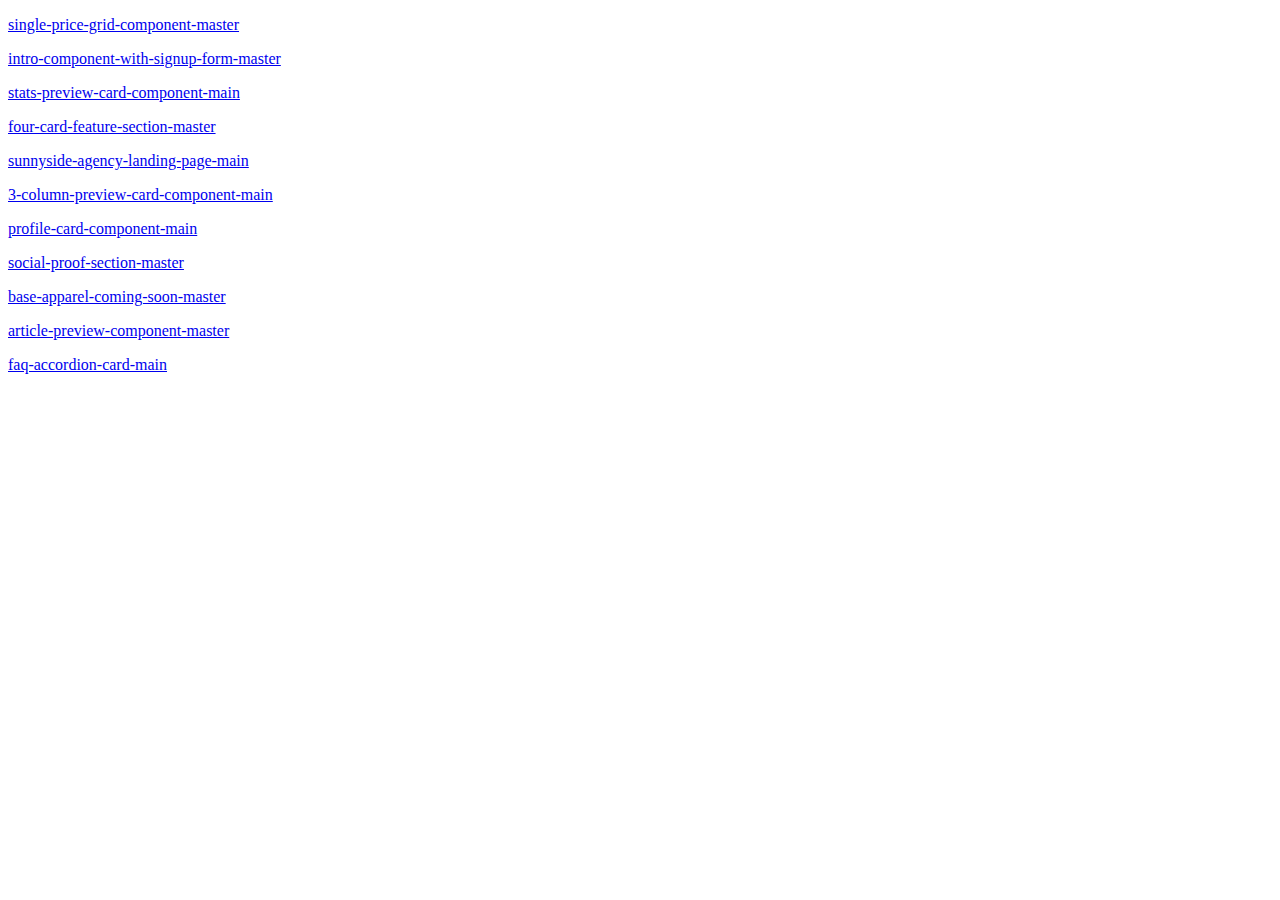
<file: index.html>
<!DOCTYPE html>
<html lang="en">
  <head>
    <meta charset="UTF-8" />
    <meta name="viewport" content="width=device-width, initial-scale=1.0" />
    <title>Frontend Mentor Solution by Jaehyeon Park</title>
    <!-- <link rel="stylesheet" href="index.css" /> -->
  </head>
  <body>
  <p><a href="single-price-grid-component-master">single-price-grid-component-master</a></p>
<p><a href="intro-component-with-signup-form-master">intro-component-with-signup-form-master</a></p>
<p><a href="stats-preview-card-component-main">stats-preview-card-component-main</a></p>
<p><a href="four-card-feature-section-master">four-card-feature-section-master</a></p>
<p><a href="sunnyside-agency-landing-page-main">sunnyside-agency-landing-page-main</a></p>
<p><a href="3-column-preview-card-component-main">3-column-preview-card-component-main</a></p>
<p><a href="profile-card-component-main">profile-card-component-main</a></p>
<p><a href="social-proof-section-master">social-proof-section-master</a></p>
<p><a href="base-apparel-coming-soon-master">base-apparel-coming-soon-master</a></p>
<p><a href="article-preview-component-master">article-preview-component-master</a></p>
<p><a href="faq-accordion-card-main">faq-accordion-card-main</a></p>
  </body>
</html>
</file>
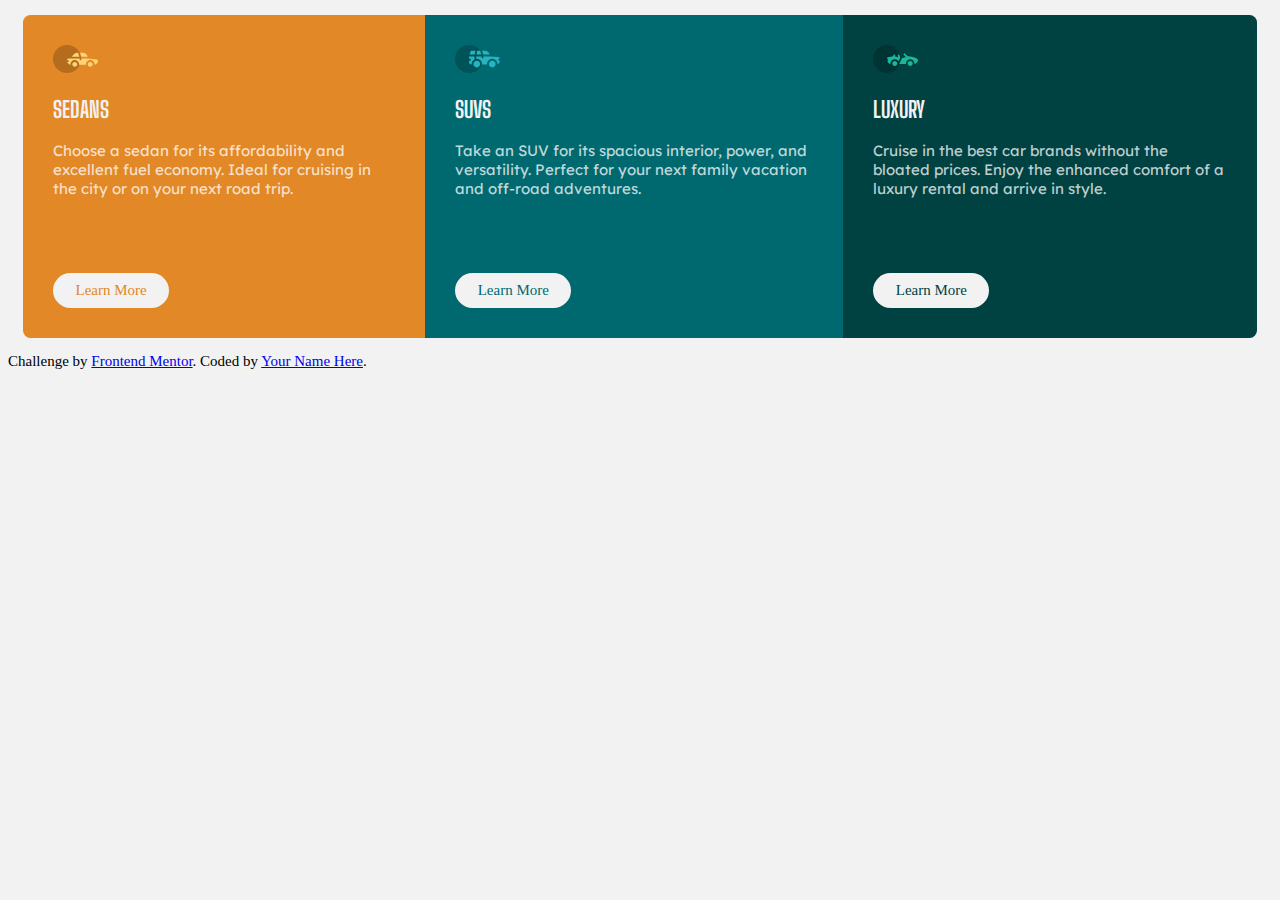
<file: 3-column-preview-card-component-main/index.html>
<!DOCTYPE html>
<html lang="en">
  <head>
    <meta charset="UTF-8" />
    <meta name="viewport" content="width=device-width, initial-scale=1.0" />
    <!-- displays site properly based on user's device -->

    <link
      rel="icon"
      type="image/png"
      sizes="32x32"
      href="./images/favicon-32x32.png"
    />

    <title>Frontend Mentor | 3-column preview card component</title>

    <!-- Feel free to remove these styles or customise in your own stylesheet 👍 -->
    <link rel="stylesheet" href="index.css" />
  </head>
  <body>
    <div class="container">
      <div class="card card--sedan">
        <img class="card__image" src="images/icon-sedans.svg" alt="sedan" />
        <h2 class="card__title">Sedans</h2>
        <div class="card__desc">
          Choose a sedan for its affordability and excellent fuel economy. Ideal
          for cruising in the city or on your next road trip.
        </div>
        <a href="#" class="card__btn">Learn More</a>
      </div>
      <div class="card card--suvs">
        <img class="card__image" src="images/icon-suvs.svg" alt="suv" />
        <h2 class="card__title">SUVs</h2>
        <div class="card__desc">
          Take an SUV for its spacious interior, power, and versatility. Perfect
          for your next family vacation and off-road adventures.
        </div>
        <a href="#" class="card__btn">Learn More</a>
      </div>
      <div class="card card--luxury">
        <img class="card__image" src="images/icon-luxury.svg" alt="luxury" />
        <h2 class="card__title">Luxury</h2>
        <div class="card__desc">
          Cruise in the best car brands without the bloated prices. Enjoy the
          enhanced comfort of a luxury rental and arrive in style.
        </div>
        <a href="#" class="card__btn">Learn More</a>
      </div>
    </div>

    <div class="attribution">
      Challenge by
      <a href="https://www.frontendmentor.io?ref=challenge" target="_blank"
        >Frontend Mentor</a
      >. Coded by <a href="#">Your Name Here</a>.
    </div>
  </body>
</html>
</file>
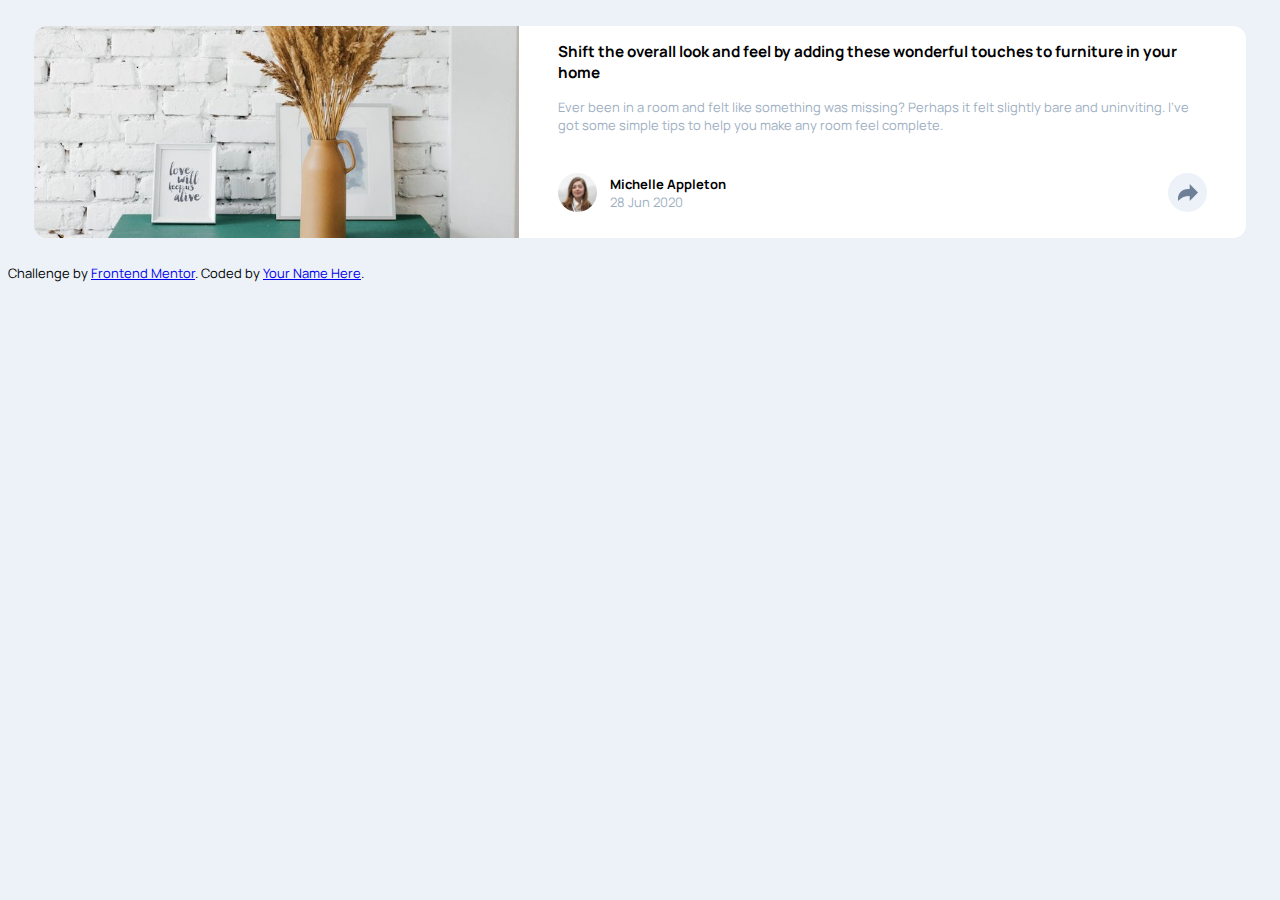
<file: article-preview-component-master/index.html>
<!DOCTYPE html>
<html lang="en">
  <head>
    <meta charset="UTF-8" />
    <meta name="viewport" content="width=device-width, initial-scale=1.0" />
    <!-- displays site properly based on user's device -->

    <link
      rel="icon"
      type="image/png"
      sizes="32x32"
      href="./images/favicon-32x32.png"
    />

    <title>Frontend Mentor | Article preview component</title>

    <!-- Feel free to remove these styles or customise in your own stylesheet 👍 -->
    <link rel="stylesheet" href="index.css" />
  </head>
  <body>
    <div class="card">
      <!-- <div class="card__image-container"> -->
      <!-- <img class="card__image" src="images/drawers.jpg" alt="drawers" /> -->
      <!-- </div> -->
      <div class="card__content">
        <h3 class="card__title">
          Shift the overall look and feel by adding these wonderful touches to
          furniture in your home
        </h3>
        <div class="card__desc">
          Ever been in a room and felt like something was missing? Perhaps it
          felt slightly bare and uninviting. I’ve got some simple tips to help
          you make any room feel complete.
        </div>
        <div class="card__profile">
          <img
            src="images/avatar-michelle.jpg"
            alt="michelle"
            class="card__profile__photo"
          />
          <div class="card__profile__nd">
            <div class="card__profile__name">Michelle Appleton</div>
            <div class="card__profile__date">28 Jun 2020</div>
          </div>
          <input
            type="checkbox"
            class="card__profile__chk"
            id="card__profile__chk"
          />
          <label class="card__profile__share" for="card__profile__chk">
            <div class="card__share-menu">
              <span class="card__share-menu__share">Share</span>
              <a class="card__share-menu__link" href="#"
                ><img src="images/icon-facebook.svg" alt="facebook"
              /></a>
              <a class="card__share-menu__link" href="#"
                ><img src="images/icon-twitter.svg" alt="twitter"
              /></a>
              <a class="card__share-menu__link" href="#"
                ><img src="images/icon-pinterest.svg" alt="pinterest"
              /></a>
            </div>
          </label>
        </div>
      </div>
    </div>

    <div class="attribution">
      Challenge by
      <a href="https://www.frontendmentor.io?ref=challenge" target="_blank"
        >Frontend Mentor</a
      >. Coded by <a href="#">Your Name Here</a>.
    </div>
  </body>
</html>
</file>
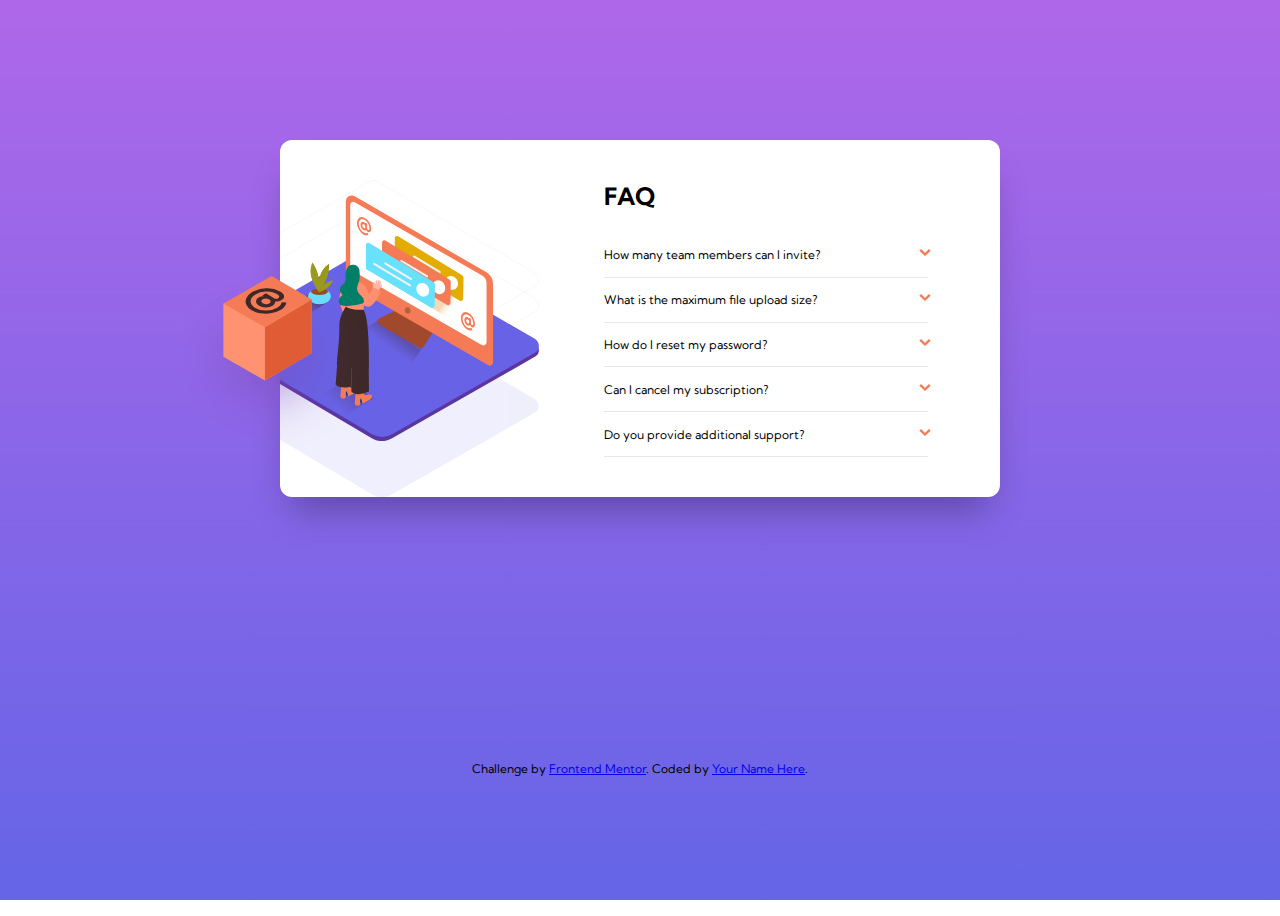
<file: faq-accordion-card-main/index.html>
<!DOCTYPE html>
<html lang="en">
  <head>
    <meta charset="UTF-8" />
    <meta name="viewport" content="width=device-width, initial-scale=1.0" />
    <!-- displays site properly based on user's device -->

    <link
      rel="icon"
      type="image/png"
      sizes="32x32"
      href="./images/favicon-32x32.png"
    />

    <title>Frontend Mentor | FAQ Accordion Card</title>

    <!-- Feel free to remove these styles or customise in your own stylesheet 👍 -->
    <link rel="stylesheet" href="index.css" />
  </head>
  <body>
    <div class="card">
      <div class="card__content">
        <h1 class="card__title">FAQ</h1>
        <div class="card__qas">
          <div class="card__qa-container">
            <input
              type="checkbox"
              class="card__qa__chk"
              name="card__qa__chk"
              id="card__qa__chk--1"
            />
            <div class="card__qa">
              <div class="card__qa__q">How many team members can I invite?</div>
              <div class="card__qa__a">
                You can invite up to 2 additional users on the Free plan. There
                is no limit on team members for the Premium plan.
              </div>
            </div>
            <label for="card__qa__chk--1" class="card__qa__arrow"></label>
          </div>
          <div class="card__qa-container">
            <input
              type="checkbox"
              class="card__qa__chk"
              name="card__qa__chk"
              id="card__qa__chk--2"
            />
            <div class="card__qa">
              <div class="card__qa__q">
                What is the maximum file upload size?
              </div>
              <div class="card__qa__a">
                No more than 2GB. All files in your account must fit your
                allotted storage space.
              </div>
            </div>
            <label for="card__qa__chk--2" class="card__qa__arrow"></label>
          </div>
          <div class="card__qa-container">
            <input
              type="checkbox"
              class="card__qa__chk"
              name="card__qa__chk"
              id="card__qa__chk--3"
            />
            <div class="card__qa">
              <div class="card__qa__q">How do I reset my password?</div>
              <div class="card__qa__a">
                Click “Forgot password” from the login page or “Change password”
                from your profile page. A reset link will be emailed to you.
              </div>
            </div>
            <label for="card__qa__chk--3" class="card__qa__arrow"></label>
          </div>
          <div class="card__qa-container">
            <input
              type="checkbox"
              class="card__qa__chk"
              name="card__qa__chk"
              id="card__qa__chk--4"
            />
            <div class="card__qa">
              <div class="card__qa__q">Can I cancel my subscription?</div>
              <div class="card__qa__a">
                Yes! Send us a message and we’ll process your request no
                questions asked.
              </div>
            </div>
            <label for="card__qa__chk--4" class="card__qa__arrow"></label>
          </div>
          <div class="card__qa-container">
            <input
              type="checkbox"
              class="card__qa__chk"
              name="card__qa__chk"
              id="card__qa__chk--5"
            />
            <div class="card__qa">
              <div class="card__qa__q">Do you provide additional support?</div>
              <div class="card__qa__a">
                Chat and email support is available 24/7. Phone lines are open
                during normal business hours.
              </div>
            </div>
            <label for="card__qa__chk--5" class="card__qa__arrow"></label>
          </div>
        </div>
      </div>
    </div>

    <div class="attribution">
      Challenge by
      <a href="https://www.frontendmentor.io?ref=challenge" target="_blank"
        >Frontend Mentor</a
      >. Coded by <a href="#">Your Name Here</a>.
    </div>
  </body>
</html>
</file>
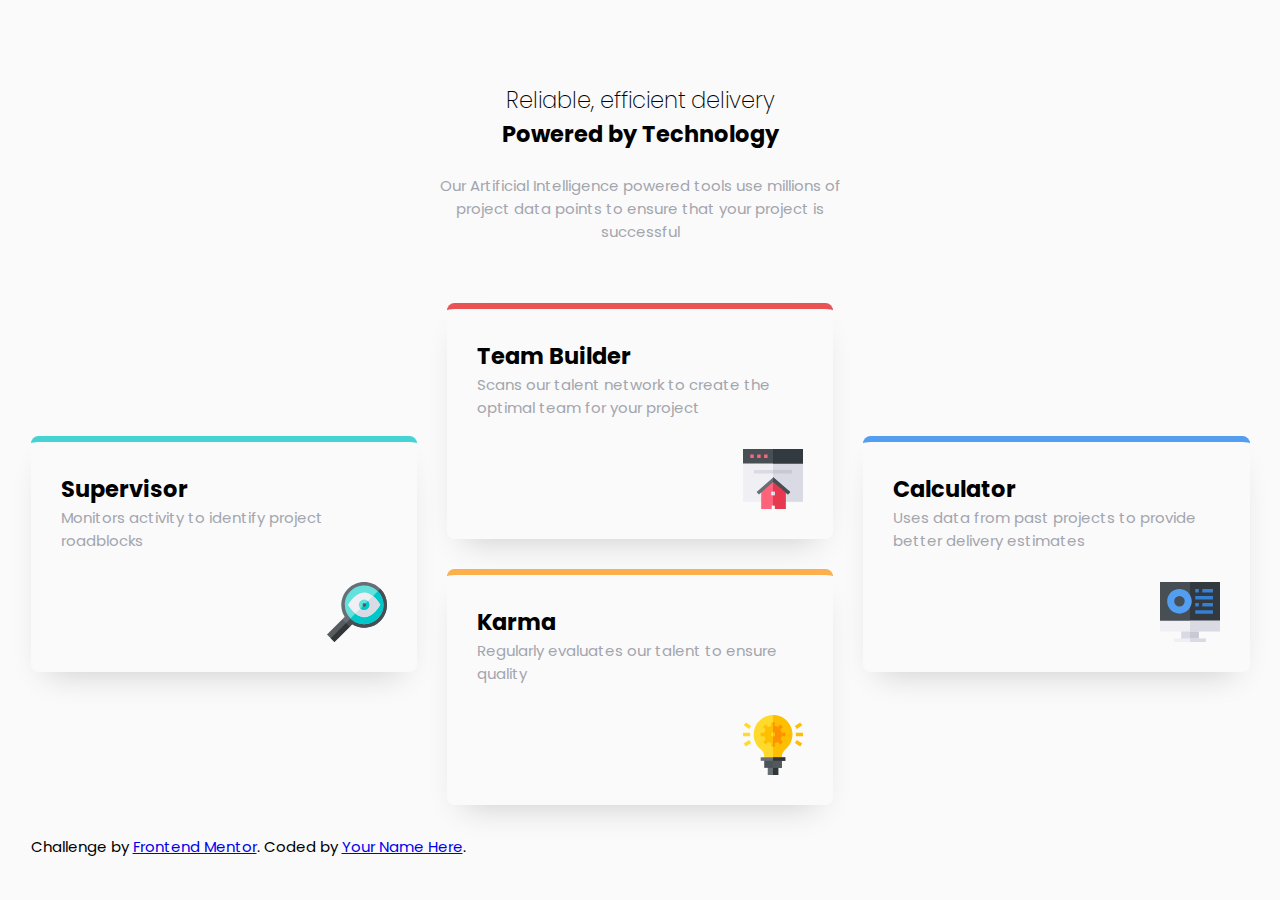
<file: four-card-feature-section-master/index.html>
<!DOCTYPE html>
<html lang="en">
  <head>
    <meta charset="UTF-8" />
    <meta name="viewport" content="width=device-width, initial-scale=1.0" />
    <!-- displays site properly based on user's device -->

    <link
      rel="icon"
      type="image/png"
      sizes="32x32"
      href="./images/favicon-32x32.png"
    />

    <title>Frontend Mentor | Four card feature section</title>

    <!-- Feel free to remove these styles or customise in your own stylesheet 👍 -->
    <link rel="stylesheet" href="index.css" />
  </head>
  <body>
    <div class="header">
      <h2 class="header__title--normal">Reliable, efficient delivery</h2>
      <h2 class="header__title--bold">Powered by Technology</h2>
      <div class="header__desc">
        Our Artificial Intelligence powered tools use millions of project data
        points to ensure that your project is successful
      </div>
    </div>

    <div class="cards">
      <div class="card">
        <h2 class="card__title">Supervisor</h2>
        <div class="card__desc">
          Monitors activity to identify project roadblocks
        </div>
      </div>
      <div class="card">
        <h2 class="card__title">Team Builder</h2>
        <div class="card__desc">
          Scans our talent network to create the optimal team for your project
        </div>
      </div>
      <div class="card">
        <h2 class="card__title">Karma</h2>
        <div class="card__desc">
          Regularly evaluates our talent to ensure quality
        </div>
      </div>
      <div class="card">
        <h2 class="card__title">Calculator</h2>
        <div class="card__desc">
          Uses data from past projects to provide better delivery estimates
        </div>
      </div>
    </div>

    <footer>
      <p class="attribution">
        Challenge by
        <a href="https://www.frontendmentor.io?ref=challenge" target="_blank"
          >Frontend Mentor</a
        >. Coded by <a href="#">Your Name Here</a>.
      </p>
    </footer>
  </body>
</html>
</file>
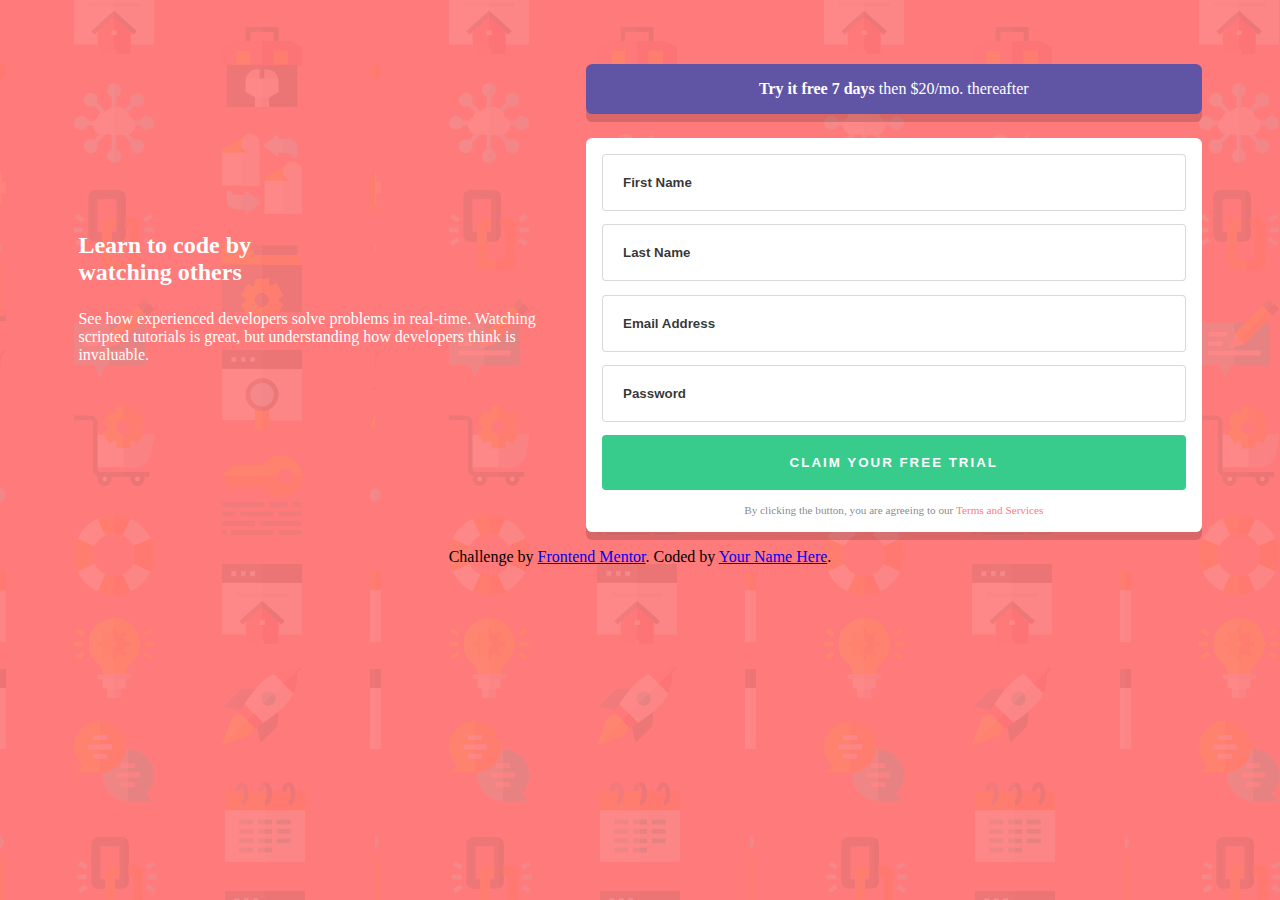
<file: intro-component-with-signup-form-master/index.html>
<!DOCTYPE html>
<html lang="en">
  <head>
    <meta charset="UTF-8" />
    <meta name="viewport" content="width=device-width, initial-scale=1.0" />
    <!-- displays site properly based on user's device -->

    <link
      rel="icon"
      type="image/png"
      sizes="32x32"
      href="./images/favicon-32x32.png"
    />

    <title>Frontend Mentor | Intro component with sign up form</title>

    <!-- Feel free to remove these styles or customise in your own stylesheet 👍 -->
    <link rel="stylesheet" href="index.css" />
  </head>
  <body>
    <div class="wrapper">
      <div class="heading">
        <h2 class="heading__title">Learn to code by watching others</h2>
        <div class="heading__desc">
          See how experienced developers solve problems in real-time. Watching
          scripted tutorials is great, but understanding how developers think is
          invaluable.
        </div>
      </div>
      <div class="content">
        <div class="cta">
          <span class="cta__strong">Try it free 7 days</span> then $20/mo.
          thereafter
        </div>
        <form class="form" action="#">
          <input
            type="text"
            name=""
            id=""
            class="form__field"
            placeholder="First Name"
          />
          <input
            type="text"
            name=""
            id=""
            class="form__field"
            placeholder="Last Name "
          />
          <input
            type="email"
            name=""
            id=""
            class="form__field"
            placeholder="Email Address "
          />
          <input
            type="password"
            name=""
            id=""
            class="form__field"
            placeholder="Password "
          />
          <input
            type="submit"
            value="Claim your free trial"
            class="form__submit"
          />
          <div class="form__desc">
            By clicking the button, you are agreeing to our
            <a class="form__desc__tns" href="#">Terms and Services</a>
          </div>
        </form>
      </div>
    </div>

    <footer>
      <p class="attribution">
        Challenge by
        <a href="https://www.frontendmentor.io?ref=challenge" target="_blank"
          >Frontend Mentor</a
        >. Coded by <a href="#">Your Name Here</a>.
      </p>
    </footer>
  </body>
</html>
</file>
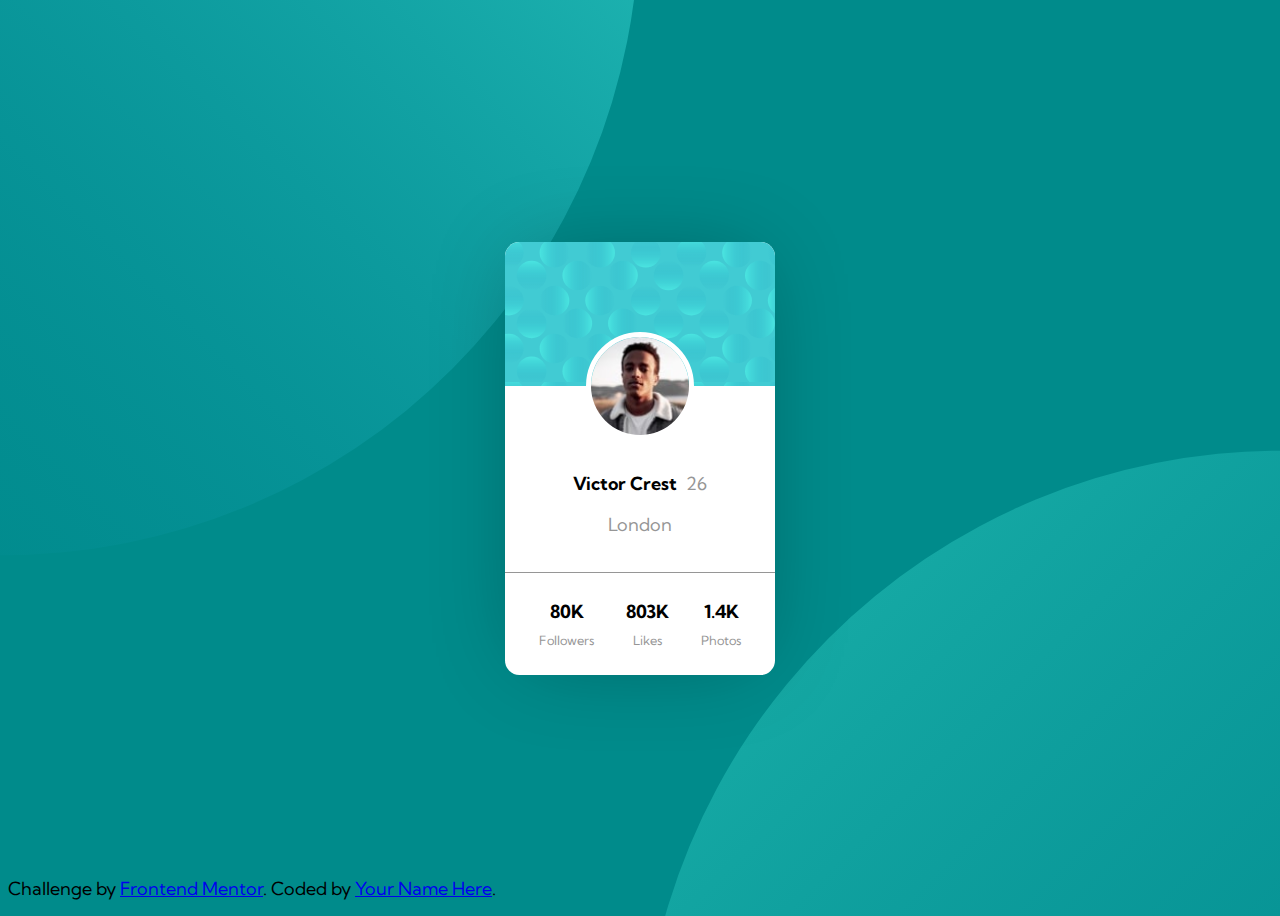
<file: profile-card-component-main/index.html>
<!DOCTYPE html>
<html lang="en">
  <head>
    <meta charset="UTF-8" />
    <meta name="viewport" content="width=device-width, initial-scale=1.0" />
    <!-- displays site properly based on user's device -->

    <link
      rel="icon"
      type="image/png"
      sizes="32x32"
      href="./images/favicon-32x32.png"
    />

    <title>Frontend Mentor | Profile card component</title>

    <!-- Feel free to remove these styles or customise in your own stylesheet 👍 -->
    <link rel="stylesheet" href="index.css" />
  </head>
  <body>
    <div class="container">
      <div class="card">
        <img class="card__img" src="images/image-victor.jpg" alt="profile" />
        <div class="card__title">
          <span class="card__title__name">Victor Crest</span>
          <span class="card__title__age">26</span>
        </div>
        <div class="card__desc">London</div>
        <div class="card__stats">
          <div class="card__stat">
            <div class="card__stat__number">80K</div>
            <div class="card__stat__unit">Followers</div>
          </div>
          <div class="card__stat">
            <div class="card__stat__number">803K</div>
            <div class="card__stat__unit">Likes</div>
          </div>
          <div class="card__stat">
            <div class="card__stat__number">1.4K</div>
            <div class="card__stat__unit">Photos</div>
          </div>
        </div>
      </div>
    </div>
    <div class="attribution">
      Challenge by
      <a href="https://www.frontendmentor.io?ref=challenge" target="_blank"
        >Frontend Mentor</a
      >. Coded by <a href="#">Your Name Here</a>.
    </div>
  </body>
</html>
</file>
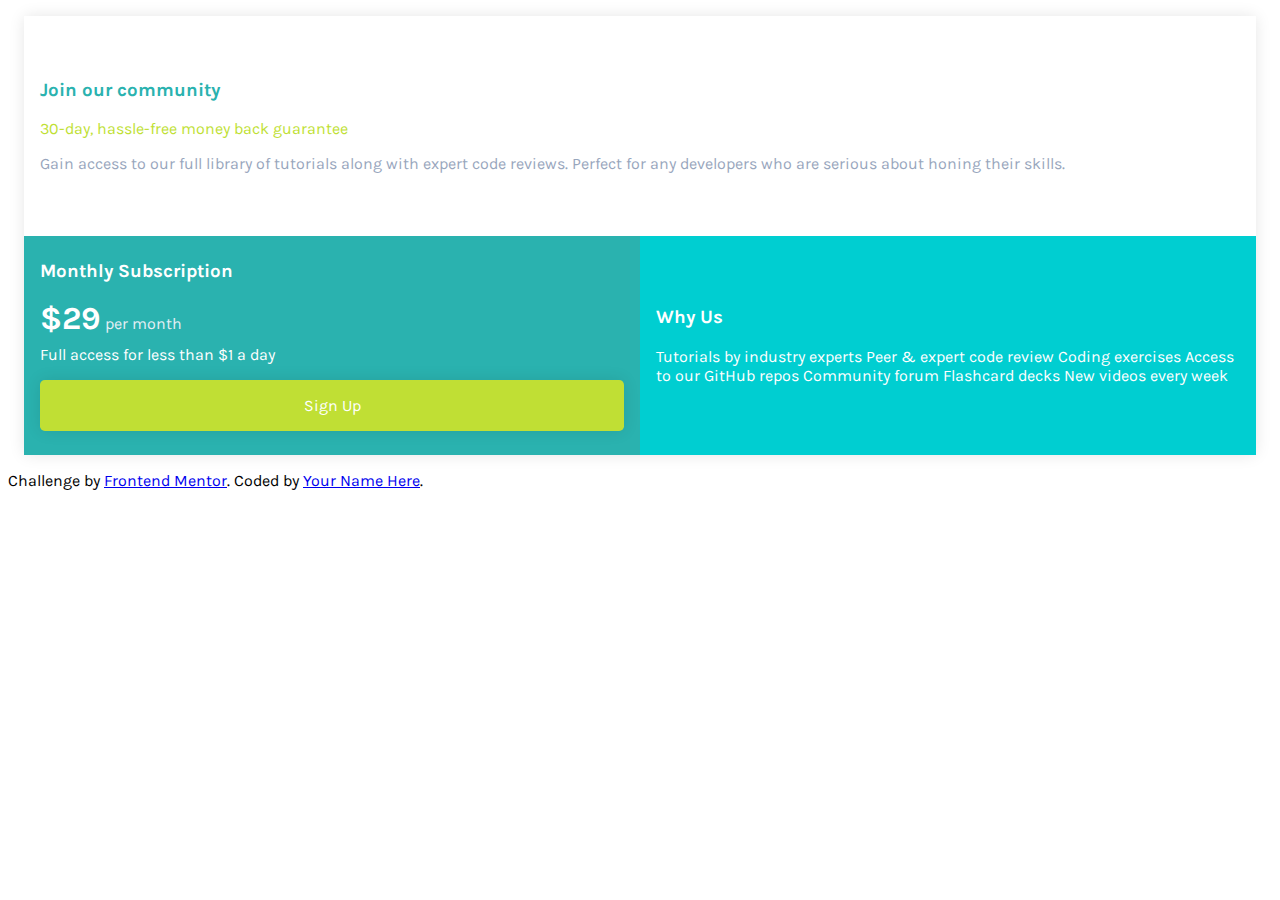
<file: single-price-grid-component-master/index.html>
<!DOCTYPE html>
<html lang="en">
  <head>
    <meta charset="UTF-8" />
    <meta name="viewport" content="width=device-width, initial-scale=1.0" />
    <!-- displays site properly based on user's device -->

    <link
      rel="icon"
      type="image/png"
      sizes="32x32"
      href="./images/favicon-32x32.png"
    />

    <title>Frontend Mentor | Single Price Grid Component</title>

    <!-- Feel free to remove these styles or customise in your own stylesheet 👍 -->
    <link rel="stylesheet" href="index.css" />
  </head>
  <body>
    <div class="card">
      <div class="card__header">
        <h3 class="card__header__title">Join our community</h3>
        <div class="card__header__subtitle">
          30-day, hassle-free money back guarantee
        </div>
        <div class="card__header__desc">
          Gain access to our full library of tutorials along with expert code
          reviews. Perfect for any developers who are serious about honing their
          skills.
        </div>
      </div>
      <div class="card__main">
        <h3 class="card__main__title">Monthly Subscription</h3>
        <div class="card__main__price">
          <span class="card__main__price__num">&dollar;29</span>
          <span class="card__main__price__unit">per month</span>
        </div>
        <div class="card__main__desc">
          Full access for less than &dollar;1 a day
        </div>
        <a href="#" class="card__main__sign-up"> Sign Up </a>
      </div>
      <div class="card__desc">
        <h3 class="card__desc__title">Why Us</h3>
        <div class="card__desc__desc">
          Tutorials by industry experts Peer &amp; expert code review Coding
          exercises Access to our GitHub repos Community forum Flashcard decks
          New videos every week
        </div>
      </div>
    </div>

    <footer>
      <p class="attribution">
        Challenge by
        <a href="https://www.frontendmentor.io?ref=challenge" target="_blank"
          >Frontend Mentor</a
        >. Coded by <a href="#">Your Name Here</a>.
      </p>
    </footer>
  </body>
</html>
</file>
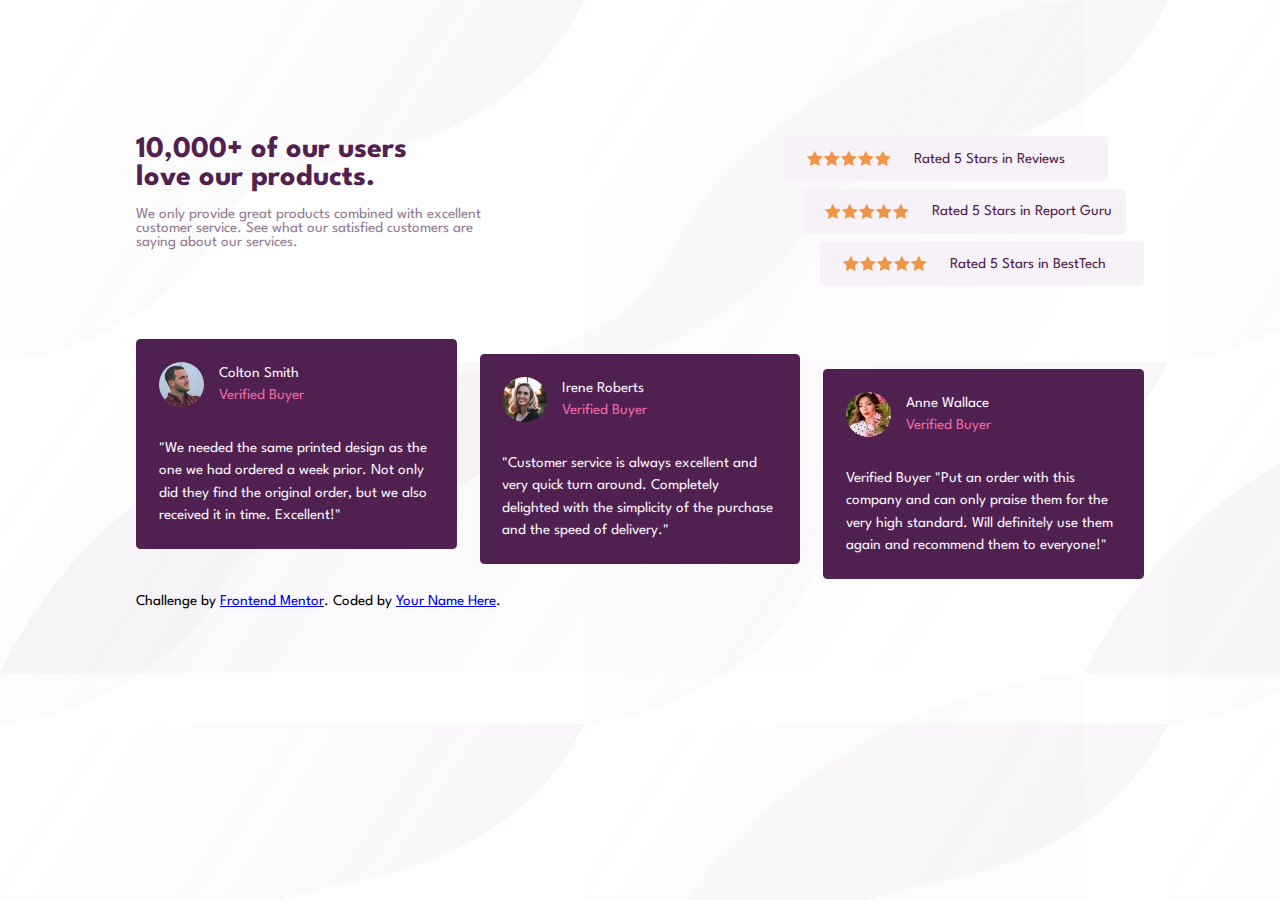
<file: social-proof-section-master/index.html>
<!DOCTYPE html>
<html lang="en">
  <head>
    <meta charset="UTF-8" />
    <meta name="viewport" content="width=device-width, initial-scale=1.0" />
    <!-- displays site properly based on user's device -->

    <link
      rel="icon"
      type="image/png"
      sizes="32x32"
      href="./images/favicon-32x32.png"
    />

    <title>Frontend Mentor | Social proof section</title>

    <!-- Feel free to remove these styles or customise in your own stylesheet 👍 -->
    <link rel="stylesheet" href="index.css" />
  </head>
  <body>
    <div class="upper">
      <div class="heading">
        <h1 class="heading__title">10,000+ of our users love our products.</h1>
        <p class="heading__desc">
          We only provide great products combined with excellent customer
          service. See what our satisfied customers are saying about our
          services.
        </p>
      </div>
      <div class="ratings">
        <div class="rating">
          <div class="rating__sent">Rated 5 Stars in Reviews</div>
        </div>
        <div class="rating">
          <div class="rating__sent">Rated 5 Stars in Report Guru</div>
        </div>
        <div class="rating">
          <div class="rating__sent">Rated 5 Stars in BestTech</div>
        </div>
      </div>
    </div>
    <div class="reviews">
      <div class="review" data-name="colton">
        <div class="review__profile" data-name="colton">
          <img
            class="review__profile__photo"
            src="images/image-colton.jpg"
            alt="colon"
          />
          <div class="review__profile__np">
            <div class="review__profile__name">Colton Smith</div>
            <div class="review__profile__position">Verified Buyer</div>
          </div>
        </div>
        <div class="review__sent">
          "We needed the same printed design as the one we had ordered a week
          prior. Not only did they find the original order, but we also received
          it in time. Excellent!"
        </div>
      </div>
      <div class="review" data-name="irene">
        <div class="review__profile">
          <img
            class="review__profile__photo"
            src="images/image-irene.jpg"
            alt="irene"
          />
          <div class="review__profile__np">
            <div class="review__profile__name">Irene Roberts</div>
            <div class="review__profile__position">Verified Buyer</div>
          </div>
        </div>
        <div class="review__sent">
          "Customer service is always excellent and very quick turn around.
          Completely delighted with the simplicity of the purchase and the speed
          of delivery."
        </div>
      </div>
      <div class="review" data-name="anne">
        <div class="review__profile">
          <img
            class="review__profile__photo"
            src="images/image-anne.jpg"
            alt="anne"
          />
          <div class="review__profile__np">
            <div class="review__profile__name">Anne Wallace</div>
            <div class="review__profile__position">Verified Buyer</div>
          </div>
        </div>
        <div class="review__sent">
          Verified Buyer "Put an order with this company and can only praise
          them for the very high standard. Will definitely use them again and
          recommend them to everyone!"
        </div>
      </div>
    </div>

    <div class="attribution">
      Challenge by
      <a href="https://www.frontendmentor.io?ref=challenge" target="_blank"
        >Frontend Mentor</a
      >. Coded by <a href="#">Your Name Here</a>.
    </div>
  </body>
</html>
</file>
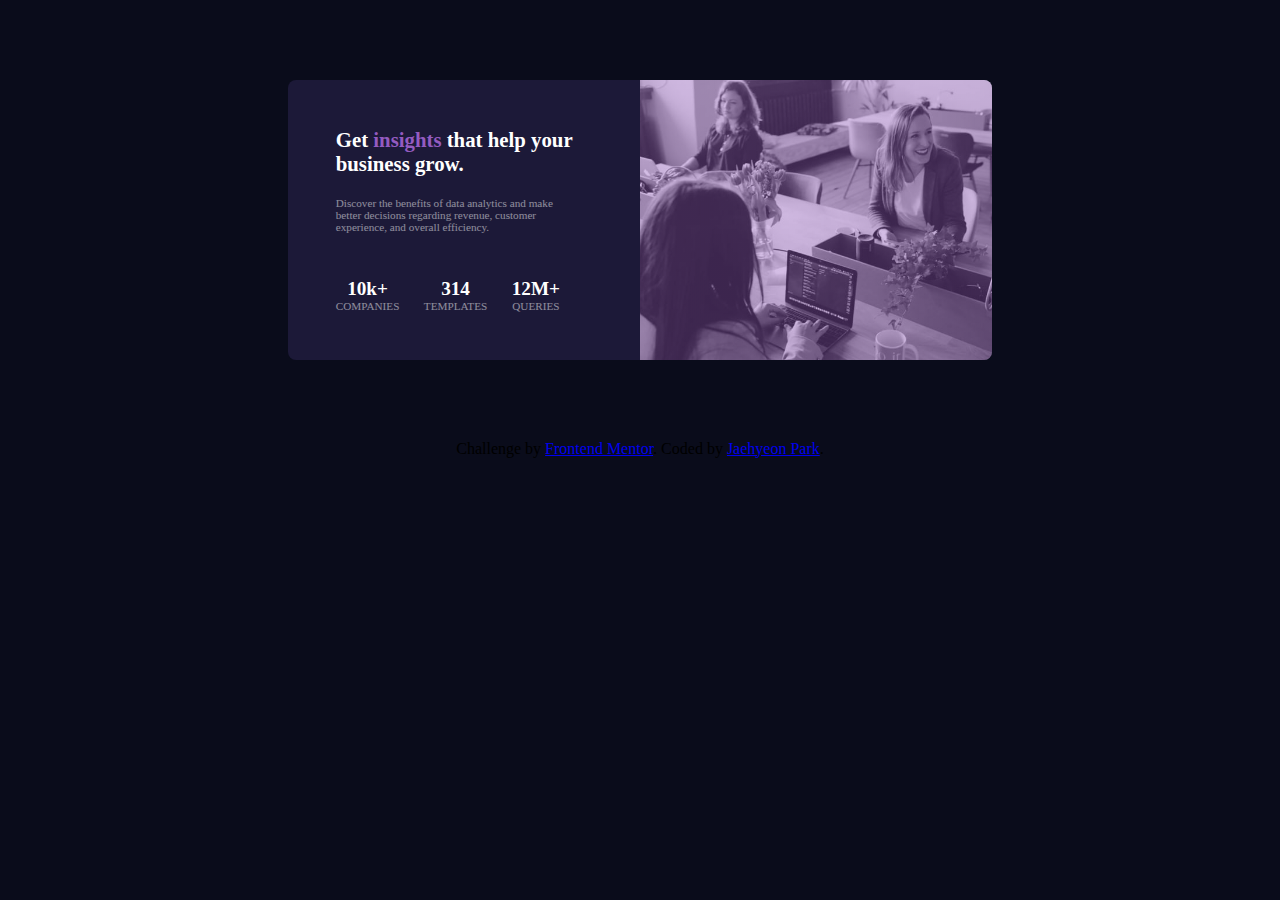
<file: stats-preview-card-component-main/index.html>
<!DOCTYPE html>
<html lang="en">
  <head>
    <meta charset="UTF-8" />
    <meta name="viewport" content="width=device-width, initial-scale=1.0" />
    <!-- displays site properly based on user's device -->

    <link
      rel="icon"
      type="image/png"
      sizes="32x32"
      href="./images/favicon-32x32.png"
    />

    <title>Frontend Mentor | Stats preview card component</title>

    <!-- Feel free to remove these styles or customise in your own stylesheet 👍 -->
    <link href="index.css" rel="stylesheet" type="text/css" />
  </head>
  <body>
    <div class="card">
      <div class="card__image"></div>
      <div class="card__content">
        <h2 class="card__title">
          Get <span class="highlight">insights</span> that help your business
          grow.
        </h2>

        <div class="card__desc">
          Discover the benefits of data analytics and make better decisions
          regarding revenue, customer experience, and overall efficiency.
        </div>

        <div class="card__stats">
          <div class="card__stat">
            <div class="card__stat__number">10k+</div>
            <div class="card__stat__unit">companies</div>
          </div>
          <div class="card__stat">
            <div class="card__stat__number">314</div>
            <div class="card__stat__unit">templates</div>
          </div>
          <div class="card__stat">
            <div class="card__stat__number">12M+</div>
            <div class="card__stat__unit">queries</div>
          </div>
        </div>
      </div>
    </div>

    <div class="attribution">
      Challenge by
      <a href="https://www.frontendmentor.io?ref=challenge" target="_blank"
        >Frontend Mentor</a
      >. Coded by <a href="#">Jaehyeon Park</a>.
    </div>
  </body>
</html>
</file>
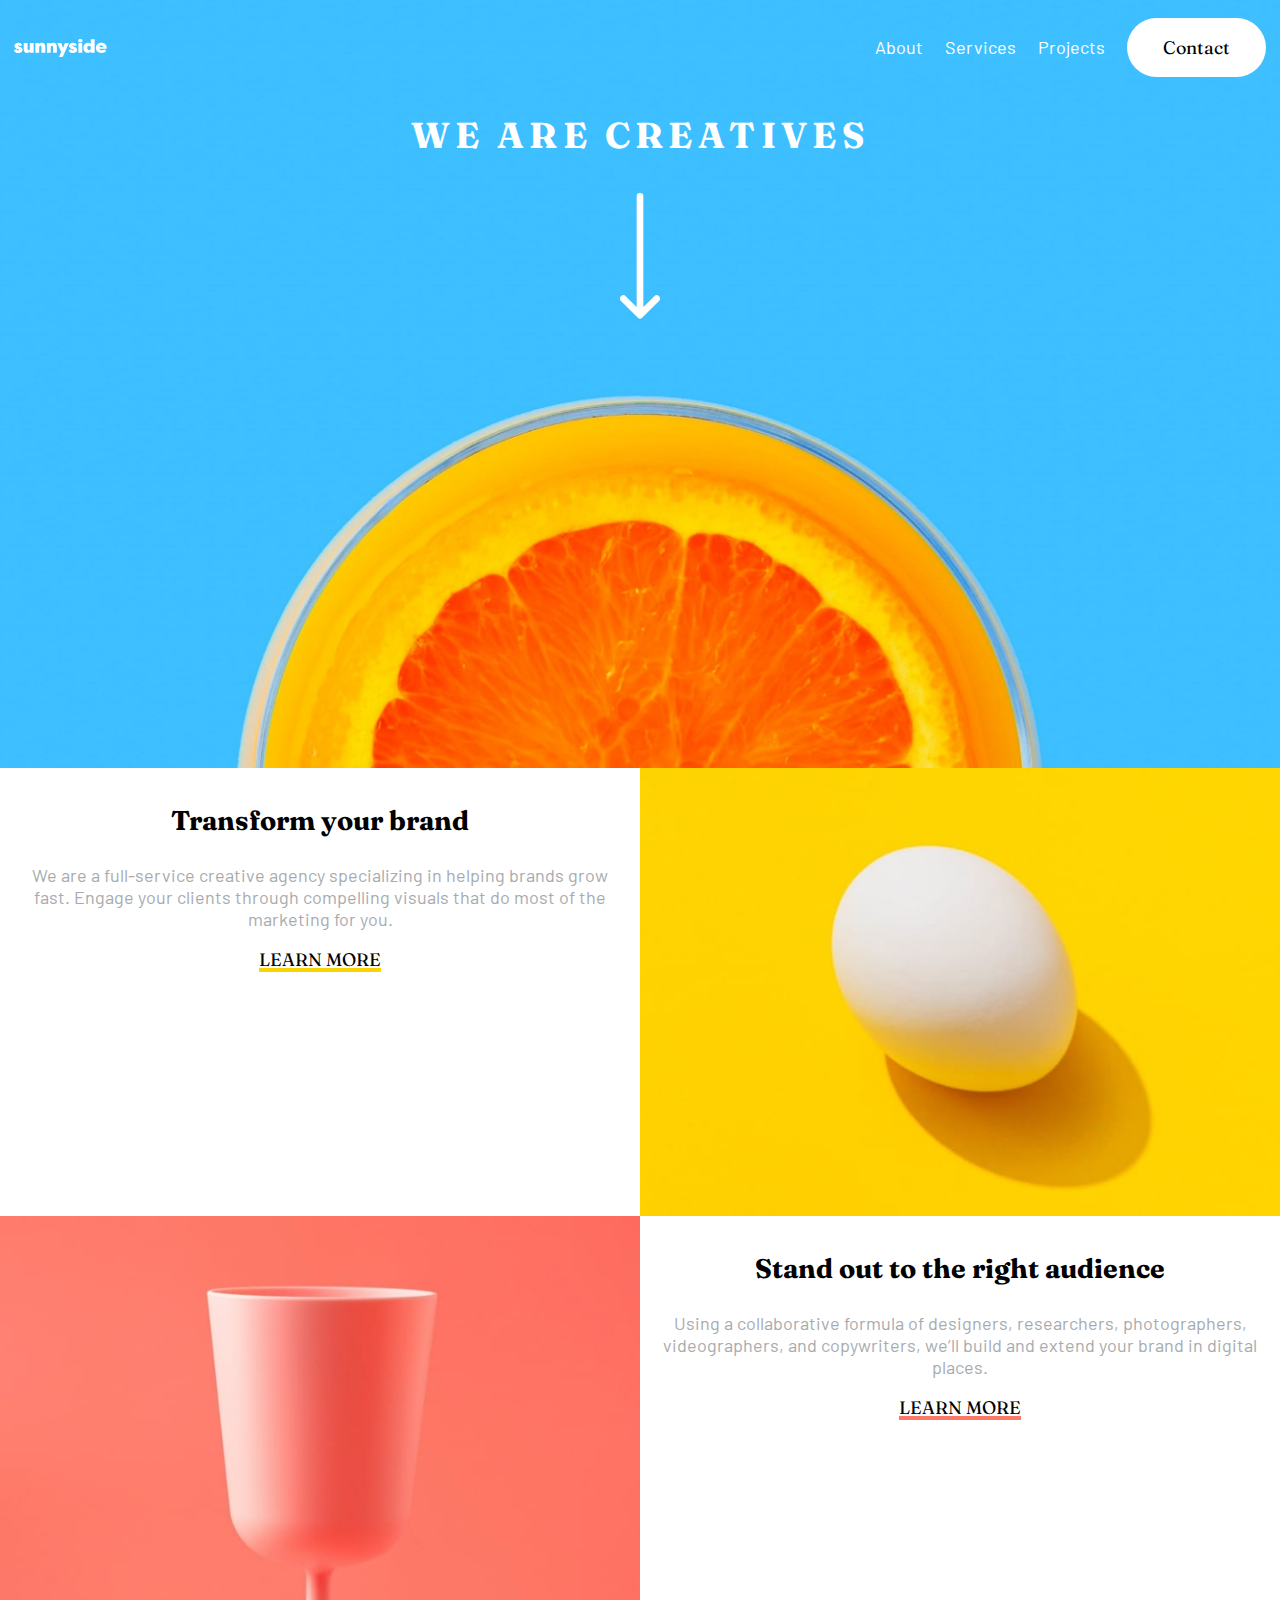
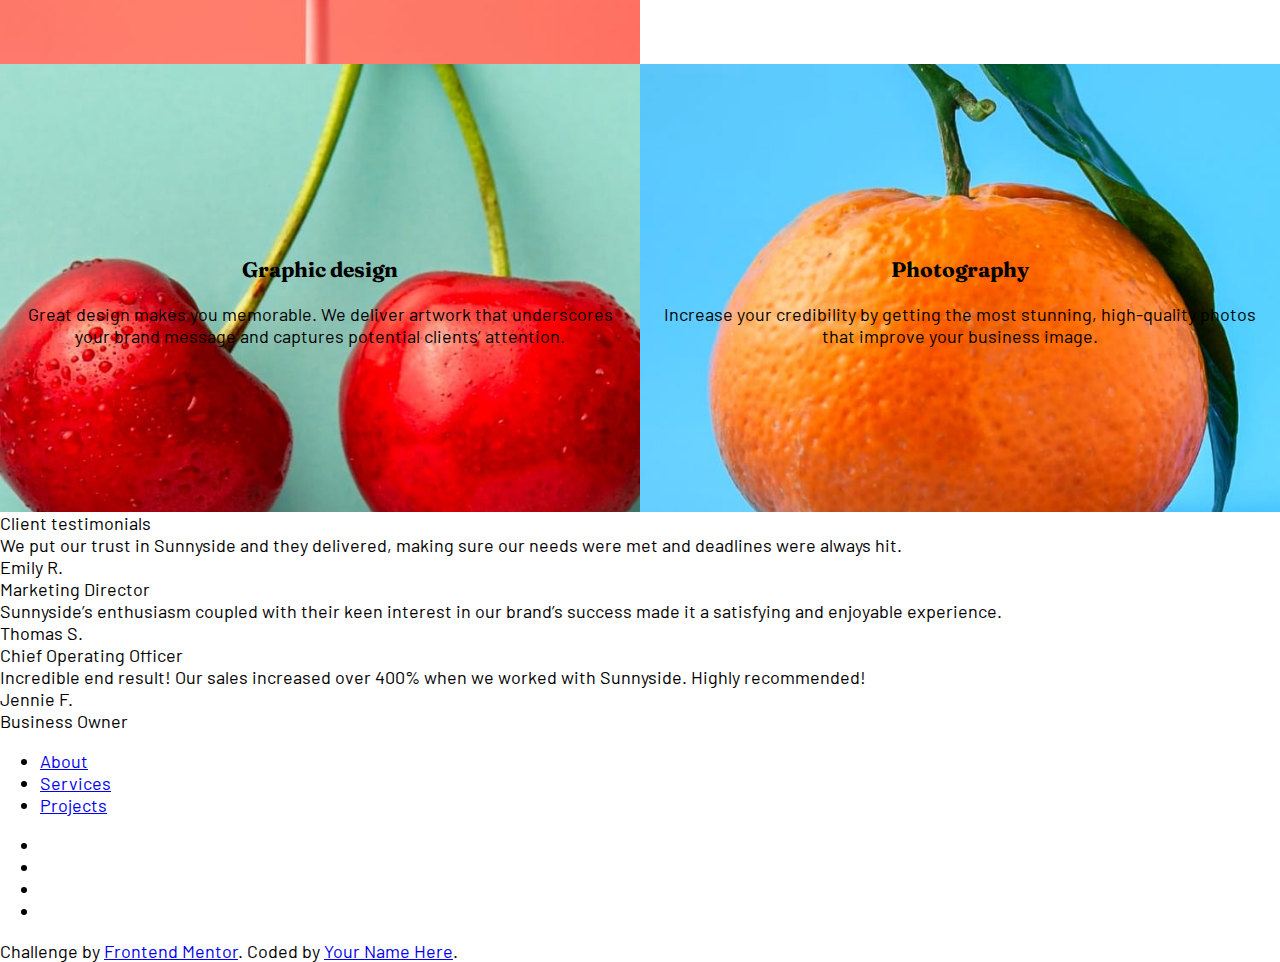
<file: sunnyside-agency-landing-page-main/index.html>
<!DOCTYPE html>
<html lang="en">
  <head>
    <meta charset="UTF-8" />
    <meta name="viewport" content="width=device-width, initial-scale=1.0" />
    <!-- displays site properly based on user's device -->

    <link
      rel="icon"
      type="image/png"
      sizes="32x32"
      href="./images/favicon-32x32.png"
    />

    <title>Frontend Mentor | Sunnyside agency landing page</title>

    <!-- Feel free to remove these styles or customise in your own stylesheet 👍 -->
    <link rel="stylesheet" href="index.css" />
  </head>
  <body>
    <div class="nav-and-heading">
      <nav class="nav">
        <input type="checkbox" class="nav__chk" id="nav__chk" />
        <label class="nav__label" for="nav__chk"></label>
        <ul class="nav__menu">
          <li class="nav__menu__item"><a href="#"> About </a></li>
          <li class="nav__menu__item"><a href="#"> Services </a></li>
          <li class="nav__menu__item"><a href="#"> Projects </a></li>
          <li class="nav__menu__item"><a href="#"> Contact </a></li>
        </ul>
      </nav>
      <div class="heading">
        <h1 class="heading__title">We are creatives</h1>
      </div>
    </div>

    <div class="main">
      <!-- <div class="main__img-container main__img-container--egg"></div> -->
      <div class="main__text-wrapper">
        <div class="main__text">
          <h2 class="main__text__title">Transform your brand</h2>
          <div class="main__text__desc">
            We are a full-service creative agency specializing in helping brands
            grow fast. Engage your clients through compelling visuals that do
            most of the marketing for you.
          </div>
          <a href="#" class="main__text__lm"> Learn more </a>
        </div>
      </div>
      <div class="main__text-wrapper">
        <div class="main__text">
          <h2 class="main__text__title">Stand out to the right audience</h2>
          <div class="main__text__desc">
            Using a collaborative formula of designers, researchers,
            photographers, videographers, and copywriters, we’ll build and
            extend your brand in digital places.
          </div>
          <a href="#" class="main__text__lm"> Learn more </a>
        </div>
      </div>
      <!-- <div class="main__img-container main__img-container--cup"></div> -->
      <div class="main__imgtxt">
        <h3 class="main__imgtxt__title">Graphic design</h3>
        <div class="main__imgtxt__desc">
          Great design makes you memorable. We deliver artwork that underscores
          your brand message and captures potential clients’ attention.
        </div>
      </div>
      <div class="main__imgtxt">
        <h3 class="main__imgtxt__title">Photography</h3>
        <div class="main__imgtxt__desc">
          Increase your credibility by getting the most stunning, high-quality
          photos that improve your business image.
        </div>
      </div>
    </div>

    <div class="cts">
      <div class="cts">Client testimonials</div>
      <div class="cts__item">
        <div class="cts__item__desc">
          We put our trust in Sunnyside and they delivered, making sure our
          needs were met and deadlines were always hit.
        </div>
        <div class="cts__item__cli">
          <div class="cts__item__cli__name">Emily R.</div>
          <div class="cts__item__cli__position">Marketing Director</div>
        </div>
      </div>
      <div class="cts__item">
        <div class="cts__item__desc">
          Sunnyside’s enthusiasm coupled with their keen interest in our brand’s
          success made it a satisfying and enjoyable experience.
        </div>
        <div class="cts__item__cli">
          <div class="cts__item__cli__name">Thomas S.</div>
          <div class="cts__item__cli__position">Chief Operating Officer</div>
        </div>
      </div>
      <div class="cts__item">
        <div class="cts__item__desc">
          Incredible end result! Our sales increased over 400% when we worked
          with Sunnyside. Highly recommended!
        </div>
        <div class="cts__item__cli">
          <div class="cts__item__cli__name">Jennie F.</div>
          <div class="cts__item__cli__position">Business Owner</div>
        </div>
      </div>
    </div>

    <footer class="footer">
      <ul class="footer__menu">
        <li><a href="#"> About </a></li>
        <li><a href="#"> Services </a></li>
        <li><a href="#"> Projects </a></li>
      </ul>
      <!-- Contact -->
      <ul class="footer__contact">
        <li><a href="#"></a></li>
        <li><a href="#"></a></li>
        <li><a href="#"></a></li>
        <li><a href="#"></a></li>
      </ul>
    </footer>

    <div class="attribution">
      Challenge by
      <a href="https://www.frontendmentor.io?ref=challenge" target="_blank"
        >Frontend Mentor</a
      >. Coded by <a href="#">Your Name Here</a>.
    </div>
  </body>
</html>
</file>
<file: 3-column-preview-card-component-main/index.css>
@import url("https://fonts.googleapis.com/css2?family=Lexend+Deca&display=swap");
@import url("https://fonts.googleapis.com/css2?family=Big+Shoulders+Display:wght@700&display=swap");

*,
*::before,
*::after {
  box-sizing: border-box;
}

:root {
  --orange: hsl(31, 77%, 52%);
  --dark-cyan: hsl(184, 100%, 22%);
  --very-dark-cyan: hsl(179, 100%, 13%);
  --transparent-white: hsla(0, 0%, 100%, 0.75);
  --very-light-gray: hsl(0, 0%, 95%);
}

body {
  background-color: var(--very-light-gray);
  font-size: 15px;
}

.container {
  border-radius: 0.5em;
  overflow: hidden;
  margin: 1em;
}
.card {
  color: white;
  padding: 2em;
}

.card--sedan {
  background-color: var(--orange);
  --color: var(--orange);
}

.card--suvs {
  background-color: var(--dark-cyan);
  --color: var(--dark-cyan);
}

.card--luxury {
  background-color: var(--very-dark-cyan);
  --color: var(--very-dark-cyan);
}

.card__title {
  color: var(--very-light-gray);
  text-transform: uppercase;
  font-family: "Big Shoulders Display", cursive;
}

.card__image {
  width: 3em;
}

.card__desc {
  color: var(--transparent-white);
  font-family: "Lexend Deca", cursive;
  margin-bottom: 2em;
}

.card__btn {
  color: var(--color);
  display: inline-block;
  text-decoration: none;
  background-color: var(--very-light-gray);
  padding: 0.6em 1.5em;
  border-radius: 10em;
}

@media (min-width: 600px) {
  .container {
    display: flex;
  }

  .card__desc {
    margin-bottom: 5em;
  }
}
</file>
<file: article-preview-component-master/index.css>
@import url("https://fonts.googleapis.com/css2?family=Manrope:wght@500&display=swap");

*,
*::before,
*::after {
  box-sizing: border-box;
}

:root {
  --primary: hsl(217, 19%, 35%);
  --second-primary: hsl(214, 17%, 51%);
  --third-primary: hsl(212, 23%, 69%);
  --background: hsl(210, 46%, 95%);
}

body {
  font-size: 13px;
  font-family: "Manrope", sans-serif;
  /* - Weights: 500, 700 */
  background-color: var(--background);
}

.card {
  background-color: white;
  border-radius: 1em;
  overflow: hidden;
  margin: 2em;
  /* max-width: 80ch; */
}

.card__image-container {
  /* padding-right: 1px; */
  padding-bottom: 60%;

  background-image: url("images/drawers.jpg");
  background-size: cover;
  margin-bottom: 3em;
}

.card::before {
  content: "";
  display: block;
  padding-bottom: 60%;

  background-image: url("images/drawers.jpg");
  background-size: cover;
  margin-bottom: 3em;
}

.card__content {
  padding-inline: 3em;
  padding-bottom: 2em;
}

.card__desc {
  color: var(--third-primary);
  margin-bottom: 3em;
}

.card__profile {
  display: flex;
  align-items: center;
}

/* .card__profile::before {
  content: "";
  background-image: url("images/avatar-michelle.jpg");
  padding-right: 3em;
  padding-bottom: 3em;
  border-radius: 10em;
  background-size: cover;
  margin-right: 1em;
} */

.card__profile__photo {
  width: 3em;
  height: 3em;
  border-radius: 10em;
  margin-right: 1em;
}

.card__profile__name {
  font-weight: 700;
}

.card__profile__date {
  color: var(--third-primary);
}

.card__profile__chk {
  display: none;
}

.card__profile__share {
  position: relative;
  margin-left: auto;
  background-color: var(--background);
  background-image: url("images/icon-share.svg");
  padding-right: 3em;
  padding-right: 3em;
  padding-bottom: 3em;
  border-radius: 10em;
  background-size: 50%;
  background-repeat: no-repeat;
  background-position: center;
  --up: 5em;
}

.card__profile__chk:checked ~ .card__profile__share {
  background-color: var(--third-primary);
  background-blend-mode: color-dodge;
}

.card__share-menu {
  display: none;
  position: absolute;
  background-color: var(--primary);
  padding: 1em 3em;
  --half: 7em;
  /* top: calc(-1 * var(--up)); */
  left: calc(-1 * var(--half));
  width: calc(2 * var(--half) + 100%);
  border-radius: 1em;
  transform: translateY(calc(-1 * var(--up)));
}

.card__profile__chk:checked ~ .card__profile__share::before {
  content: "";
  position: absolute;
  --width: 0.5em;
  left: var(--width);
  right: var(--width);
  bottom: var(--width);
  top: var(--width);
  background-color: var(--primary);
  transform: translateY(calc(-0.75 * var(--up))) rotate(45deg);
}

.card__profile__chk:checked ~ .card__profile__share > .card__share-menu {
  display: flex;
  justify-content: space-between;
}

.card__share-menu__share {
  color: var(--third-primary);
  letter-spacing: 0.5em;
  text-transform: uppercase;
}

.card__share-menu__link img {
  width: 1em;
  height: 1em;
}

@media (min-width: 600px) {
  .card {
    display: flex;
  }
  .card__image-container {
    padding-right: 40%;
    /* 1px만 해도 자동으로 맞추네??? */
    /* card:(flex)align-items: stretch 때문*/
    padding-bottom: 1%;
    /* ??????????????????????????? */
    margin: unset;
  }

  .card::before {
    padding-right: 40%;
    /* 1px만 해도 자동으로 맞추네??? */
    padding-bottom: 1%;
    /* ??????????????????????????? */
    margin: unset;
  }
}
</file>
<file: faq-accordion-card-main/index.css>
@import url("https://fonts.googleapis.com/css2?family=Kumbh+Sans&display=swap");

:root {
  --dark-blue: hsl(238, 29%, 16%);
  --red: hsl(14, 88%, 65%);

  --violet: hsl(273, 75%, 66%);
  --soft-blue: hsl(240, 73%, 65%);

  --gray-blue: hsl(237, 12%, 33%);
  --gray: hsl(240, 6%, 50%);

  --light-gray: hsl(240, 5%, 91%);
}

*,
*::before,
*::after {
  box-sizing: border-box;
}

body {
  font-size: 12px;
  font-family: "Kumbh Sans", sans-serif;
  background-image: linear-gradient(var(--violet), var(--soft-blue));
  background-size: 100vw 100vh;
  background-attachment: fixed;
}

.card {
  display: grid;
  place-items: center;
  position: relative;
  background-color: white;
  border-radius: 1em;
  margin: 1em;
  margin-top: 12em;
  padding: 0em 2em 3em 2em;
  box-shadow: 0 2em 3em -1em rgba(0, 0, 0, 0.3);
}

.card::before {
  display: block;
  content: "";
  background-image: url("images/illustration-woman-online-desktop.svg"),
    url("images/bg-pattern-mobile.svg");
  width: 80%;
  padding-bottom: 80%;
  background-size: contain;
  background-repeat: no-repeat;
  background-position: center, bottom;
  margin-top: -45%;
  margin-bottom: 2em;
}

.card__title {
  margin-bottom: 1.5em;
  text-align: center;
}
.card__qas {
}

.card__qa-container {
  display: flex;
  justify-content: space-between;
  border-bottom: 1px solid var(--light-gray);
  margin-bottom: 1.2em;
}

.card__qa__q {
  margin-bottom: 1.2em;
}

.card__qa__a {
  color: var(--gray);
  transform: scaleY(0);
  transform-origin: top;
  opacity: 0;
  height: 0;
  transition: transform 200ms;
}

.card__qa__chk {
  display: none;
}

.card__qa__arrow {
  position: relative;
}
.card__qa__arrow::after {
  content: "X";
  color: transparent;
}

.card__qa__arrow::before {
  position: absolute;
  content: "";
  left: 0em;
  top: 0;
  width: 1em;
  height: 1em;
  background-image: url("images/icon-arrow-down.svg");
  background-size: contain;
  background-repeat: no-repeat;
  background-position: center;
  transition: transform 200ms;
}

.card__qa__chk:checked ~ .card__qa > .card__qa__q {
  font-weight: 700;
}

.card__qa__chk:checked ~ .card__qa > .card__qa__a {
  height: auto;
  transform: scaleY(1);
  opacity: 1;
  margin-bottom: 1.2em;
}

.card__qa__chk:checked ~ .card__qa__arrow::before {
  transform: scaleY(-1);
}

@media (min-width: 600px) {
  body {
    min-height: 100vh;
    /* display: flex; */
    /* flex-direction: column; */
    /* align-items: center; */
    /* justify-content: space-between; */
    display: grid;
    place-items: center;
    position: relative; /* relative for igroring card:overflow:hidden */
  }
  .card {
    display: flex;
    position: static;
    align-items: center;
    padding: unset;
    margin: unset;
    width: min(60em, 90%);
    overflow: hidden;
    /* margin-top: 10%; */
    padding-right: 6em;
  }

  .card::before {
    width: unset;
    padding: unset;
    padding-right: 50%;
    padding-bottom: 55%;
    background-image: url("images/illustration-woman-online-desktop.svg"),
      url("images/bg-pattern-desktop.svg");
    margin: unset;
    margin-left: -10%;
    margin-right: 10%;
  }

  .card::after {
    content: "";
    position: absolute; /* absoulute for igroring card:overflow:hidden */
    z-index: 999;
    background-image: url("images/illustration-box-desktop.svg");
    padding-right: 15%;
    padding-bottom: 15%;
    background-size: contain;
    background-repeat: no-repeat;
    margin-left: -8.5%;
    margin-top: 8%;
  }

  .card__title {
    text-align: unset;
  }
}
</file>
<file: four-card-feature-section-master/index.css>
@import url("https://fonts.googleapis.com/css2?family=Poppins:wght@200;400&display=swap");
*,
*::before,
*::after {
  box-sizing: border-box;
}

:root {
  --red: hsl(0, 78%, 62%);
  --cyan: hsl(180, 62%, 55%);
  --orange: hsl(34, 97%, 64%);
  --blue: hsl(212, 86%, 64%);

  --dark-blue: hsl(234, 12%, 34%);
  --grayish-blue: hsl(229, 6%, 66%);
  --light-gray: hsl(0, 0%, 98%);

  /* - Weights: 200, 400, 600 */
}

body {
  font-size: 15px;
  font-family: "Poppins", sans-serif;
  background-color: var(--light-gray);
  padding-inline: 1.5em;
}

.header {
  text-align: center;
  padding-top: 5em;
  margin-bottom: 4em;
}

h1,
h2,
p {
  margin: 0;
  padding: 0;
}

.header__title--normal {
  font-weight: 200;
}

.header__title--bold {
  margin-bottom: 1em;
}

.header__desc {
  color: var(--grayish-blue);
}

.card:nth-child(1) {
  --color: var(--cyan);
  --icon: url("images/icon-supervisor.svg");
}
.card:nth-child(2) {
  --color: var(--red);
  --icon: url("images/icon-team-builder.svg");
}
.card:nth-child(3) {
  --color: var(--orange);
  --icon: url("images/icon-karma.svg");
}
.card:nth-child(4) {
  --color: var(--blue);
  --icon: url("images/icon-calculator.svg");
}

.card {
  border-top: 0.45em solid var(--color);
  border-radius: 0.5em;
  box-shadow: 0 1rem 2rem -1rem rgba(0, 0, 0, 0.2);
  margin-bottom: 2em;
  padding: 2em;
}

.card::after {
  content: "";
  display: block;
  background-image: var(--icon);
  background-repeat: no-repeat;
  background-position: right;
  background-size: contain;
  height: 4em;
}

.card__desc {
  color: var(--grayish-blue);
  margin-bottom: 2em;
}

@media (min-width: 600px) {
  .header {
    max-width: 50ch;
    margin: auto;
    margin-bottom: 4em;
  }

  /* .cards {
    display: grid;
    grid-template-columns: 1fr 1fr 1fr;
    grid-template-rows: repeat(4, 1fr);
    gap: 0 2em;
  }

  .card:nth-child(1) {
    grid-column: 1;
    grid-row: 2/4;
  }
  .card:nth-child(2) {
    grid-column: 2;
    grid-row: 1/3;
  }
  .card:nth-child(3) {
    grid-column: 2;
    grid-row: 3/5;
  }
  .card:nth-child(4) {
    grid-column: 3;
    grid-row: 2/4;
  } */
  .cards {
    display: grid;
    grid-template-columns: repeat(3, 1fr);
    grid-template-rows: repeat(4, 1fr);
    grid-template-areas:
      ". b ."
      "a b d"
      "a c d"
      ". c .";
    gap: 0 2em;
  }
  .card:nth-child(1) {
    grid-area: a;
  }
  .card.card:nth-child(2) {
    grid-area: b;
  }
  .card.card:nth-child(3) {
    grid-area: c;
  }
  .card.card:nth-child(4) {
    grid-area: d;
  }
}
</file>
<file: intro-component-with-signup-form-master/index.css>
@import url("https://fonts.googleapis.com/css2?family=Poppins&display=swap");

*,
*::before,
*::after {
  box-sizing: border-box;
}

:root {
  --red: hsl(0, 100%, 74%);
  --green: hsl(154, 59%, 51%);
  --blue: hsl(248, 32%, 49%);
  --dark-blue: hsl(249, 10%, 26%);
  --grayish-blue: hsl(246, 25%, 77%);
  --radius: 0.4rem;
}

body {
  font-size: 16px;
  /* - Weights: 400, 500, 600, 700 */
  background-image: url("images/bg-intro-mobile.png");
  background-color: var(--red);
  text-align: center;
  padding: 0.5em;
}

.heading {
  color: white;
  margin-top: 3em;
  margin-bottom: 3em;
}

.heading__title {
  width: 15ch;
  margin: auto;
  margin-bottom: 1em;
}

.cta,
.form {
  box-shadow: 0em 0.5em 0em 0em rgba(0, 0, 0, 0.15);
}

.cta {
  color: white;
  background-color: var(--blue);
  border-radius: var(--radius);
  padding: 1em 2em;
  margin-bottom: 1.5em;
}

.cta__strong {
  font-weight: 600;
}

.form {
  background-color: white;
  padding: 1em;
  border-radius: var(--radius);
}

.form__field,
.form__submit {
  width: 100%;
  margin-bottom: 1em;
  padding: 1.5em 1.5em;
}

.form__field {
  border: 1px solid rgba(0, 0, 0, 0.15);
  border-radius: 0.3em;
  font-weight: 700;
}

.form__field:active,
.form__field:focus {
  outline: none;
  border: 1px solid var(--dark-blue);
}

.form__field::placeholder {
  color: rgba(0, 0, 0, 0.8);
}

.form__submit {
  color: white;
  font-weight: 700;
  text-transform: uppercase;
  letter-spacing: 0.15em;
  background-color: var(--green);
  border: none;
  border-radius: 0.3em;
}

.form__desc {
  padding-inline: 4em;
  font-size: 0.7rem;
  color: rgba(0, 0, 0, 0.5);
}

.form__desc__tns {
  text-decoration: none;
  color: var(--red);
}

@media (min-width: 600px) {
  .wrapper {
    display: flex;
    width: 90%;
    margin: auto;
    margin-top: 3em;
    align-items: center;
  }

  .heading {
    text-align: left;
  }

  .heading__title {
    margin-left: 0;
  }
}
</file>
<file: profile-card-component-main/index.css>
@import url("https://fonts.googleapis.com/css2?family=Kumbh+Sans&display=swap");

:root {
  --dark-cyan: hsl(185, 75%, 39%);
  --dark-blue: hsl(229, 23%, 23%);
  --gray-blue: hsl(227, 10%, 46%);
  --dark-gray: hsl(0, 0%, 59%);
}

*,
*::before,
*::after {
  box-sizing: border-box;
}

.attribution {
  position: absolute;
  bottom: 0;
}

body {
  font-size: 18px;
  font-family: "Kumbh Sans", sans-serif;

  background-color: darkcyan;
  background-image: url("images/bg-pattern-top.svg"),
    url("images/bg-pattern-bottom.svg");
  background-position: right 50vw bottom 40vh, left 50vw top 50vh;
  background-size: cover;
  background-repeat: no-repeat;
}

.container {
  display: grid;
  place-items: center;
  min-height: 100vh;
}

.card {
  position: relative;
  background-color: white;
  border-radius: 0.8em;
  text-align: center;
  overflow: hidden;
  min-width: 15em;
  margin: 1em;
  box-shadow: 0 0 5em -1em rgba(0, 0, 0, 0.3);
}

.card::before {
  display: block;
  content: "";
  min-height: 8em;
  background-image: url("images/bg-pattern-card.svg");
}

.card__img {
  width: 6em;
  height: 6em;
  margin-top: -3em;
  border-radius: 10em;
  border: 0.3em solid white;
  margin-bottom: 1.5em;
}

.card__title {
  margin-bottom: 1em;
}

.card__title__name {
  font-weight: 700;
}

.card__title__age {
  display: inline-block;
  margin-left: 0.3em;
}

.card__title__age,
.card__desc,
.card__stat__unit {
  color: var(--dark-gray);
}

.card__desc {
  margin-bottom: 2em;
}

.card__stats {
  display: flex;
  justify-content: space-around;
  border-top: 1px solid var(--dark-gray);
  padding: 1.5em 1em;
}

.card__stat__number {
  font-weight: 700;
  margin-bottom: 0.5em;
}

.card__stat__unit {
  font-size: 0.8rem;
}
</file>
<file: single-price-grid-component-master/index.css>
@import url("https://fonts.googleapis.com/css2?family=Karla&display=swap");

*,
*::before,
*::after {
  box-sizing: border-box;
}

h1,
h2,
h3 {
  margin: 0;
  padding: 0;
}

:root {
  --primary: hsl(179, 62%, 43%);
  --second-primary: hsl(71, 73%, 54%);
  --light-gray: hsl(204, 43%, 93%);
  --grayish-blue: hsl(218, 22%, 67%);
}

body {
  font-size: 16px;
  font-family: "Karla", sans-serif;
  /* --weights: 400, 700 */
}

.card {
  border-radius: 0.3em;
  box-shadow: 0 0 1em 0 rgb(0, 0, 0, 0.1);
  margin: 1em;
}
.card__header,
.card__main,
.card__desc {
  padding: 1.5em 1em;
}

.card__header__title,
.card__main__title,
.card__desc__title {
  margin-bottom: 1em;
}

.card__header {
  background-color: white;
}

.card__header__title {
  color: var(--primary);
}

.card__header__subtitle {
  color: var(--second-primary);
  margin-bottom: 1em;
}

.card__header__desc {
  color: var(--grayish-blue);
}

.card__main,
.card__desc {
  color: white;
}
.card__main {
  background-color: var(--primary);
}

.card__main__price {
  margin-bottom: 0.5em;
}

.card__main__price__num {
  font-size: 2rem;
  font-weight: 700;
}

.card__main__price__unit {
  color: var(--light-gray);
}

.card__main__desc {
  margin-bottom: 1em;
}

.card__main__sign-up {
  display: block;
  color: white;
  background-color: var(--second-primary);
  text-decoration: none;
  text-align: center;
  border-radius: 0.3em;
  box-shadow: 0 0 1em 0 rgba(0, 0, 0, 0.1);
  padding: 1em;
}

.card__desc {
  background-color: darkturquoise;
}

@media (min-width: 600px) {
  .card {
    display: grid;
    grid-template-columns: repeat(2, 1fr);
    grid-template-rows: repeat(2, 1fr);
  }

  .card__header,
  .card__main,
  .card__desc {
    display: flex;
    flex-direction: column;
    justify-content: center;
  }

  .card__header {
    grid-column: 1 / span 2;
    grid-row: 1 / span 1;
  }

  .card__main {
    grid-column: 1 / span 1;
    grid-row: 2 / span 1;
  }

  .card__desc {
    grid-column: 2 / span 1;
    grid-row: 2 / span 1;
  }
}
</file>
<file: social-proof-section-master/index.css>
@import url("https://fonts.googleapis.com/css2?family=Spartan:wght@100;400&display=swap");

*,
*::before,
*::after {
  box-sizing: border-box;
}

:root {
  --primary: hsl(300, 43%, 22%);
  --second-primary: hsl(333, 80%, 67%);

  --dark-magenta: hsl(303, 10%, 53%);
  --light-magenta: hsl(300, 24%, 96%);
  --White: hsl(0, 0%, 100%);
}

body {
  font-family: "Spartan", sans-serif;
  font-size: 15px;
  padding-inline: 0.5em;
  /* - Weights: 400, 500, 700 */
}

.heading {
  padding-top: 3em;
  text-align: center;
}

.heading__title {
  margin: auto;
  max-width: 80%;
  color: var(--primary);
  /* font-weight: 700; */
}

.heading__desc {
  color: var(--dark-magenta);
}

.ratings {
  margin-bottom: 3em;
}

.rating {
  background-color: var(--light-magenta);
  border-radius: 0.3em;
  margin-bottom: 0.5em;
  text-align: center;
  display: flex;
  flex-direction: column;
  align-items: center;
  padding-block: 1em;

  color: var(--primary);
}

.rating::before {
  content: "";
  display: block;
  background-image: url("images/icon-star.svg"), url("images/icon-star.svg"),
    url("images/icon-star.svg"), url("images/icon-star.svg"),
    url("images/icon-star.svg");
  padding-right: 50%;
  padding-bottom: 1em;
  background-position: 20%, 35%, 50%, 65%, 80%;
  background-size: contain;
  background-repeat: no-repeat;
  margin-bottom: 1em;
}

.review {
  background-color: var(--primary);
  color: var(--light-magenta);
  border-radius: 0.3em;
  padding: 1.5em;
  margin-bottom: 1em;
}

.review__profile {
  display: flex;
  margin-bottom: 2em;
}

.review__profile__photo {
  width: 3em;
  height: 3em;
  border-radius: 10em;
  margin-right: 1em;
}

.review__profile__np {
  display: flex;
  flex-direction: column;
  justify-content: space-around;
}

.review__profile__position {
  color: var(--second-primary);
}

.review__sent {
  line-height: 1.5;
}

@media (min-width: 600px) {
  body {
    background-image: url("images/bg-pattern-top-desktop.svg"),
      url("images/bg-pattern-bottom-desktop.svg");
    padding-inline: 10%;
    padding-top: 10%;
  }
  .upper {
    display: flex;
    justify-content: space-between;
    align-items: flex-start;
  }

  .heading {
    text-align: initial;
    padding: unset;
    margin: unset;
    /* max-width: 40ch; */
    /* width: 40% */
    width: min(40ch, 40%);
    margin-bottom: 4em;
  }

  .heading__title {
    margin: unset;
  }

  .ratings {
    display: flex;
    flex-direction: column;
    /* max-width: 40ch; */
    /* width: 60%; */
    width: min(40ch, 60%);
    padding: unset;
    margin: unset;
  }

  .rating {
    display: grid;
    /* grid-template-columns: 15ch 20ch; */
    width: 90%;
    grid-template-columns: 40% 60%;
  }

  .rating:nth-child(1) {
    align-self: flex-start;
  }
  .rating:nth-child(2) {
    align-self: center;
  }
  .rating:nth-child(3) {
    align-self: flex-end;
  }

  .rating::before {
    display: block;
    margin: unset;
    padding-right: 100%;
  }
  .rating__sent {
    text-align: left;
  }

  .reviews {
    display: flex;
    justify-content: space-between;
    align-items: flex-start;
  }

  .review:nth-child(1) {
    --nth: 1;
  }
  .review:nth-child(2) {
    --nth: 2;
  }
  .review:nth-child(3) {
    --nth: 3;
  }
  .review {
    --n-child: 3;
    width: calc((100% / 3) + ((var(--n-child) + (-1)) * -0.5em));
    margin-top: calc(1em * var(--nth));
  }
}
</file>
<file: stats-preview-card-component-main/index.css>
:root {
  --bg-color: rgb(10, 12, 27);
  --card-color: rgb(28, 25, 56);
  --HIGHLIGHT-COLOR: 148, 91, 192;
  --highlight-color: rgb(var(--HIGHLIGHT-COLOR));
  --highlight-filter: rgba(var(--HIGHLIGHT-COLOR), 0.4);
}
*,
*::before,
*::after {
  box-sizing: border-box;
}

body {
  margin: 0;
  padding: 0;
  display: grid;
  place-items: center;
  background-color: var(--bg-color);
}

.card {
  color: white;
  background-color: var(--card-color);
  margin: 1em;
  border-radius: 0.5em;
  overflow: hidden;
}

.card__image {
  background-image: linear-gradient(
      var(--highlight-filter),
      var(--highlight-filter)
    ),
    url("./images/image-header-mobile.jpg");

  background-size: cover;
  background-position: center;
  /* background-repeat: no-repeat; */

  /* height: 10em; */
  /* width: 100%; */
  min-height: 10em;
  padding-bottom: min(70%, 15em);
}

.card__content {
  display: grid;
  place-items: center;
  text-align: center;
  padding: 1em;
}

.card__title {
  font-size: 1.3rem;
  margin-bottom: 1em;
}

.card__desc {
  font-size: 0.7rem;
  margin-bottom: 2em;
}

.card__stat {
  margin-bottom: 1.2em;
}

.card__stat__number {
  font-size: 1.2rem;
  font-weight: bold;
  margin-bottom: 0.3em;
}

.card__desc,
.card__stat__unit {
  font-size: 0.7rem;
  opacity: 0.5;
}

.card__stat__unit {
  text-transform: uppercase;
}

.highlight {
  color: var(--highlight-color);
}

@media (min-width: 600px) {
  .card * {
    margin: 0;
  }

  .card {
    display: flex;
    flex-direction: row-reverse;
    margin: 5em;
  }

  .card__image {
    min-width: 50%;
    min-height: unset;
    padding-bottom: unset;
  }

  .card__content {
    padding: 3em 5em 3em 3em;
  }

  .card__stats {
    display: flex;
    width: 100%;
    justify-content: space-between;
  }

  .card__title,
  .card__desc {
    text-align: initial;
  }

  .card__title {
    margin-right: -1.5em;
    margin-bottom: 1em;
  }

  .card__desc {
    margin-bottom: 4em;
  }

  .card__stat {
    margin: inherit;
  }
}
</file>
<file: sunnyside-agency-landing-page-main/index.css>
@import url("https://fonts.googleapis.com/css2?family=Barlow:wght@600&family=Fraunces:wght@700&display=swap");
@import url("https://fonts.googleapis.com/css2?family=Barlow:wght@600&display=swap");

*,
*::before,
*::after {
  box-sizing: border-box;
}

h1,
h2,
h3,
h4,
h5 {
  padding: 0;
  margin: 0;
}

:root {
  --primary-soft-red: hsl(7, 99%, 70%);
  --primary-yellow: hsl(51, 100%, 49%);
  --primary-dark-desaturated-cyan: hsl(167, 40%, 24%);
  --primary-dark-blue: hsl(198, 62%, 26%);
  --primary-dark-moderate-cyan: hsl(168, 34%, 41%);

  --neutral-very-dark-desaturated-blue: hsl(212, 27%, 19%);
  --neutral-very-dark-grayish-blue: hsl(213, 9%, 39%);
  --neutral-dark-grayish-blue: hsl(232, 10%, 55%);
  --neutral-grayish-blue: hsl(210, 4%, 67%);
  --neutral-white: hsl(0, 0%, 100%);

  --title-font: "Fraunces", serif;
  /* - Weights: 600 */
  --plain-font: "Barlow", sans-serif;
  /* - Weights: 700, 900 */
}

body {
  font-size: 18px;
  font-family: var(--plain-font);
  padding: 0;
  margin: 0;
}

.nav-and-heading {
  background-image: url("images/mobile/image-header.jpg");
  background-size: cover;
  background-position: center;
  min-height: 130vw;
}

.nav {
  display: flex;
  justify-content: space-between;
  align-items: center;
  padding: 1em 0.8em;
  margin-bottom: 3em;
}

.nav::before {
  content: "";
  display: block;
  background-image: url("images/logo.svg");
  width: 7em;
  min-height: 1em;
  background-size: contain;
  background-repeat: no-repeat;
}

.nav__chk {
  display: none;
}

.nav__label,
.nav__label::before,
.nav__label::after {
  content: "";
  display: block;
  position: relative;
  width: 1em;
  height: 0.1em;
  background-color: white;
}

.nav__label::before {
  top: -0.3em;
}

.nav__label::after {
  bottom: -0.3em;
}

.nav__menu {
  position: absolute;
  top: 3em;
  left: 1em;
  right: 1em;
  background-color: white;
  list-style-type: none;
  padding-left: 0;
  padding-block: 2em;

  text-align: center;
  transform: scaleY(0);
}

.nav__menu::before {
  content: "";
  display: block;
  position: absolute;
  background-color: white;
  top: -0.5em;
  right: 0;
  width: 2em;
  min-height: 2em;
  transform: skewY(-45deg);
}
.nav__menu__item {
  margin-bottom: 2em;
  --color: var(--neutral-grayish-blue);
}

.nav__menu__item:last-of-type {
  --color: black;
  display: inline-block;
  font-family: var(--title-font);
  background-color: var(--primary-yellow);
  padding: 1em 2em;
  border-radius: 10em;
  margin: unset;
}

.nav__menu__item > a {
  color: var(--color);
  text-decoration: none;
}

.nav__chk:checked ~ .nav__menu {
  transform: scaleY(1);
}

.heading__title {
  color: white;
  font-family: var(--title-font);
  text-align: center;
  text-transform: uppercase;
  letter-spacing: 0.15em;
  margin: auto;
  margin-bottom: 1em;
}

.heading::after {
  content: "";
  display: block;
  background-image: url("images/icon-arrow-down.svg");
  background-size: contain;
  background-repeat: no-repeat;
  background-position: center;
  padding-bottom: 30%;
}

.main__text-wrapper:nth-child(1) {
  --bg: url("images/mobile/image-transform.jpg");
  --color: var(--primary-yellow);
}
.main__text-wrapper:nth-child(2) {
  --bg: url("images/mobile/image-stand-out.jpg");
  --color: var(--primary-soft-red);
}

.main__text-wrapper::before {
  content: "";
  display: block;
  position: relative;
  padding-bottom: 70%;
  background-image: var(--bg);
  background-size: cover;
  background-position: center;
}
.main__text {
  text-align: center;
  padding: 2em 1em;
}

.main__text__title,
.main__text__lm {
  color: black;
  font-family: var(--title-font);
}

.main__text__title {
  padding-inline: 10%;
  margin: auto;
  margin-bottom: 1em;
}

.main__text__desc {
  color: var(--neutral-grayish-blue);
  margin-bottom: 1em;
}

.main__text__lm {
  text-transform: uppercase;
  text-decoration: underline;
  text-decoration-thickness: 0.2em;
  text-decoration-color: var(--color);
}

.main__imgtxt:nth-child(3) {
  --bg: url("images/mobile/image-graphic-design.jpg");
}
.main__imgtxt:nth-child(4) {
  --bg: url("images/mobile/image-photography.jpg");
}

.main__imgtxt {
  background-image: var(--bg);
  background-size: cover;
  background-position: top;
  text-align: center;
  padding-top: 90%;
  padding-inline: 0.7em;
  padding-bottom: 3em;
}

.main__imgtxt__title {
  font-family: var(--title-font);
  margin-bottom: 1em;
}

@media (min-width: 600px) {
  .nav {
    margin-bottom: 1em;
  }
  .nav__label {
    display: none;
  }

  .nav__menu,
  .nav__menu *,
  .nav__menu::before {
    all: unset;
  }

  .nav__menu__item {
    margin-right: 1em;
  }

  .nav__menu__item a {
    color: white;
  }

  .nav__menu__item:last-of-type {
    background-color: white;
  }

  .nav__menu__item:last-of-type a {
    color: black;
  }

  .nav-and-heading {
    background-image: url("images/desktop/image-header.jpg");
    min-height: 60vw;
  }

  .heading::after {
    padding-bottom: 7em;
  }

  .main {
    display: grid;
    grid-template-columns: repeat(2, 1fr);
    grid-template-rows: repeat(3, 1fr);
  }

  .main__text-wrapper {
    grid-column: 1 / span 2;
    display: grid;

    grid-template-columns: repeat(2, 1fr);
  }

  .main__text-wrapper:first-of-type .main__text {
    grid-area: 1 / 1 / 1 / 1;
  }

  .main__text-wrapper:first-of-type:before {
    grid-area: 1 / 2 / 1 / 2;
  }

  .main__imgtxt {
    padding-top: 30%;
  }
}
</file>
